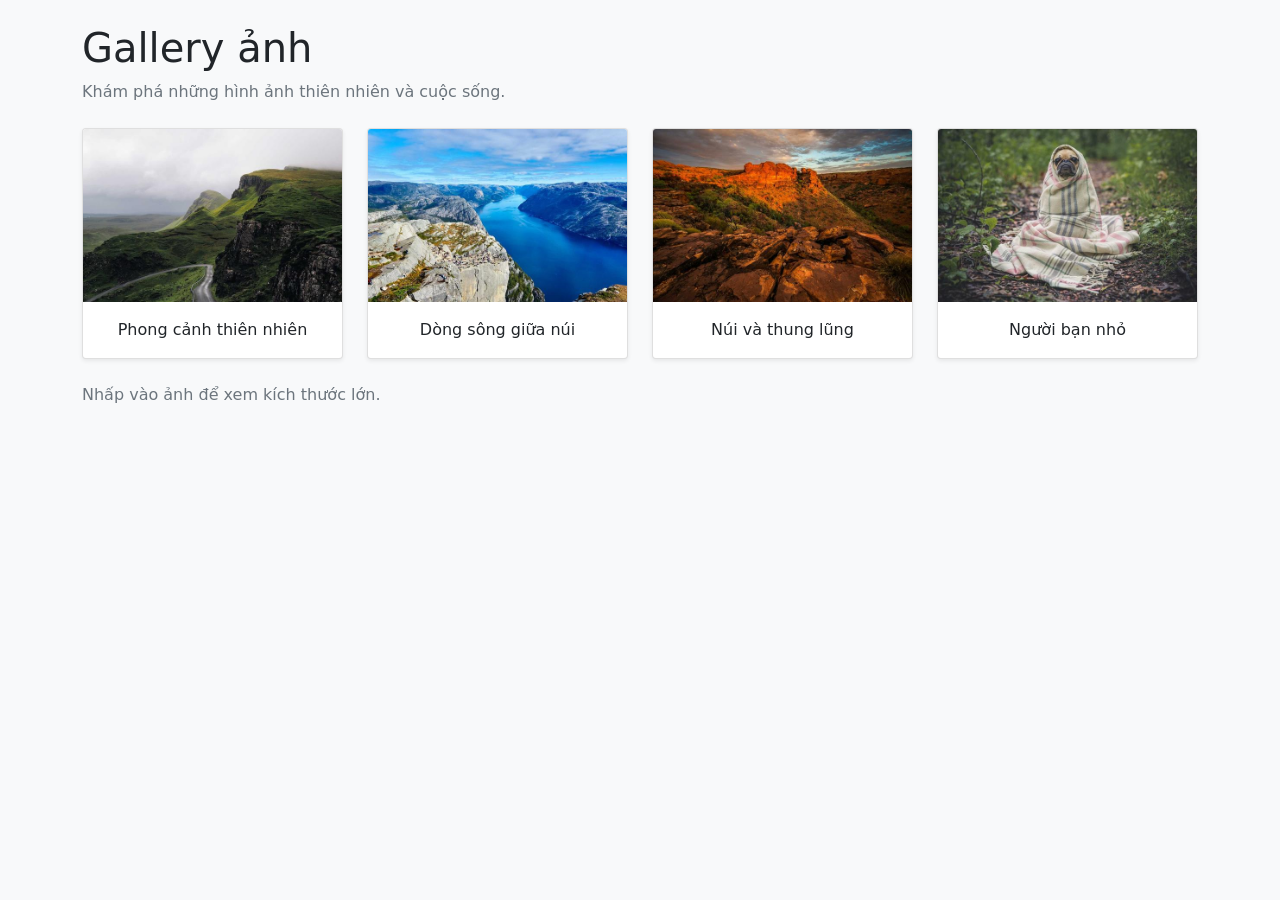
<file: bai_gallery_bootstrap/index.html>
<!DOCTYPE html>
<html lang="vi">
<head>
    <meta charset="UTF-8">
    <meta name="viewport" content="width=device-width, initial-scale=1">
    <title>Gallery ảnh Bootstrap</title>
    <link rel="stylesheet" href="bootstrap.min.css">
    <link rel="stylesheet" href="style.css">
</head>
<body class="bg-light">
    <main class="container py-4">
        <h1 class="mb-2">Gallery ảnh</h1>
        <p class="text-muted mb-4">Khám phá những hình ảnh thiên nhiên và cuộc sống.</p>
        <div class="row g-4">
            <div class="col-12 col-sm-6 col-lg-3">
                <figure class="card h-100 shadow-sm">
                    <a href="landscape.jpg" target="_blank" rel="noopener"><img src="landscape.jpg" class="card-img-top img-fluid" alt="Phong cảnh núi và thung lũng"></a>
                    <figcaption class="card-body text-center">Phong cảnh thiên nhiên</figcaption>
                </figure>
            </div>
            <div class="col-12 col-sm-6 col-lg-3">
                <figure class="card h-100 shadow-sm">
                    <a href="river.jpg" target="_blank" rel="noopener"><img src="river.jpg" class="card-img-top img-fluid" alt="Dòng sông uốn lượn giữa vùng núi"></a>
                    <figcaption class="card-body text-center">Dòng sông giữa núi</figcaption>
                </figure>
            </div>
            <div class="col-12 col-sm-6 col-lg-3">
                <figure class="card h-100 shadow-sm">
                    <a href="mountains.jpg" target="_blank" rel="noopener"><img src="mountains.jpg" class="card-img-top img-fluid" alt="Cảnh quan núi và thung lũng nhìn từ trên cao"></a>
                    <figcaption class="card-body text-center">Núi và thung lũng</figcaption>
                </figure>
            </div>
            <div class="col-12 col-sm-6 col-lg-3">
                <figure class="card h-100 shadow-sm">
                    <a href="dog.jpg" target="_blank" rel="noopener"><img src="dog.jpg" class="card-img-top img-fluid" alt="Chú chó được quấn trong chiếc chăn"></a>
                    <figcaption class="card-body text-center">Người bạn nhỏ</figcaption>
                </figure>
            </div>
        </div>
        <p class="mt-4 text-muted">Nhấp vào ảnh để xem kích thước lớn.</p>
    </main>
</body>
</html>
</file>
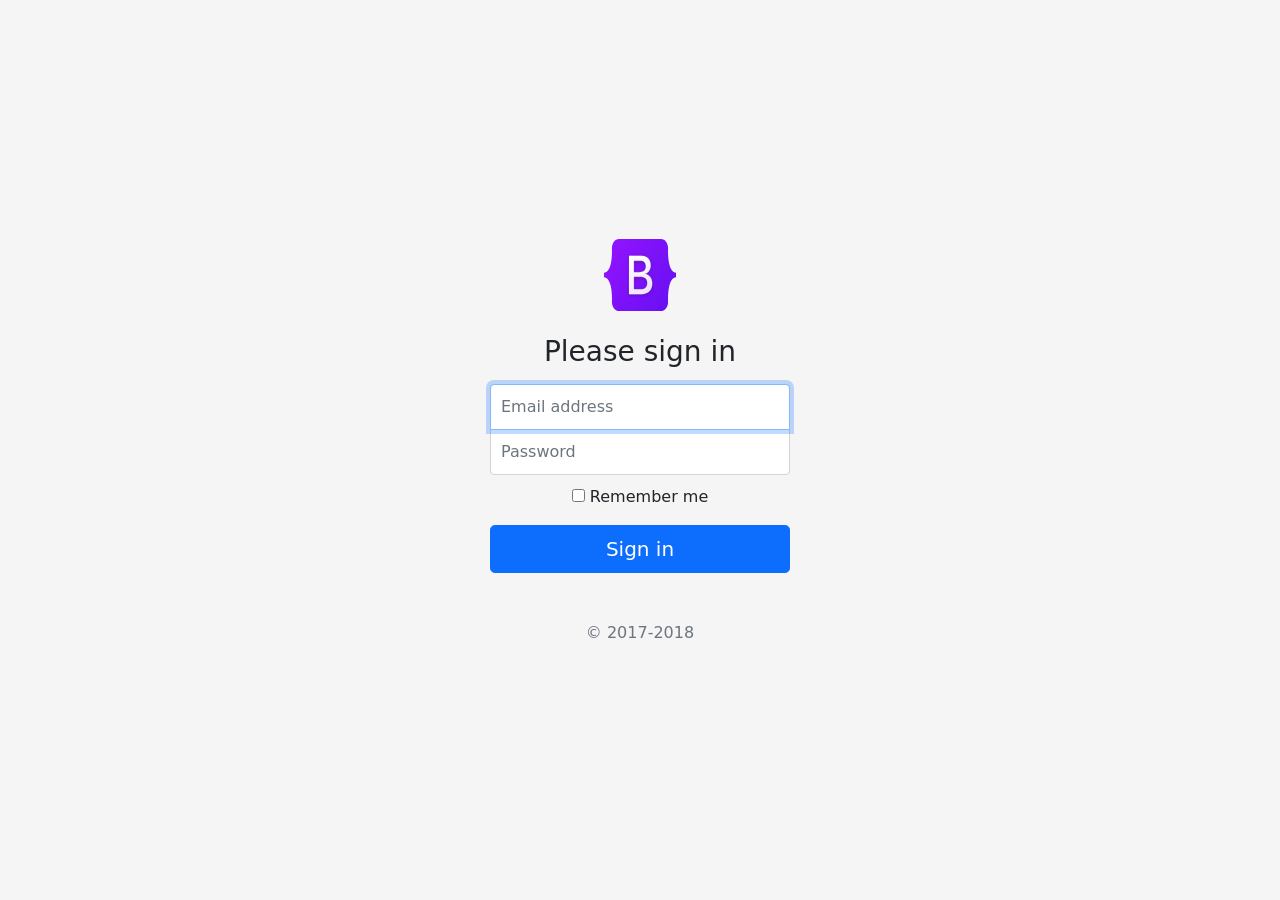
<file: bai_login_bootstrap/index.html>
<!doctype html>
<html lang="en">
<head>
    <meta charset="utf-8">
    <meta name="viewport" content="width=device-width, initial-scale=1">
    <title>Login</title>
    <link rel="stylesheet" href="bootstrap.min.css">
    <link rel="stylesheet" href="styles.css">
</head>
<body class="text-center">
    <form class="form-signin">
        <img class="mb-4" src="bootstrap.svg" alt="Bootstrap logo" width="72" height="72">
        <h1 class="h3 mb-3 fw-normal">Please sign in</h1>
        <label class="visually-hidden" for="inputEmail">Email address</label>
        <input type="email" id="inputEmail" class="form-control" placeholder="Email address" required autofocus autocomplete="username">
        <label class="visually-hidden" for="inputPassword">Password</label>
        <input type="password" id="inputPassword" class="form-control" placeholder="Password" required autocomplete="current-password">
        <div class="checkbox mb-3">
            <label><input type="checkbox" value="remember-me"> Remember me</label>
        </div>
        <button class="btn btn-lg btn-primary w-100" type="submit">Sign in</button>
        <p class="mt-5 mb-3 text-muted">&copy; 2017-2018</p>
        <p id="message" class="small text-muted" role="status" hidden></p>
    </form>
    <script>
        document.querySelector('form').addEventListener('submit', function (event) {
            event.preventDefault();
            const message = document.getElementById('message');
            message.hidden = false;
            message.textContent = 'Demo form only. No authentication server is connected.';
        });
    </script>
</body>
</html>
</file>
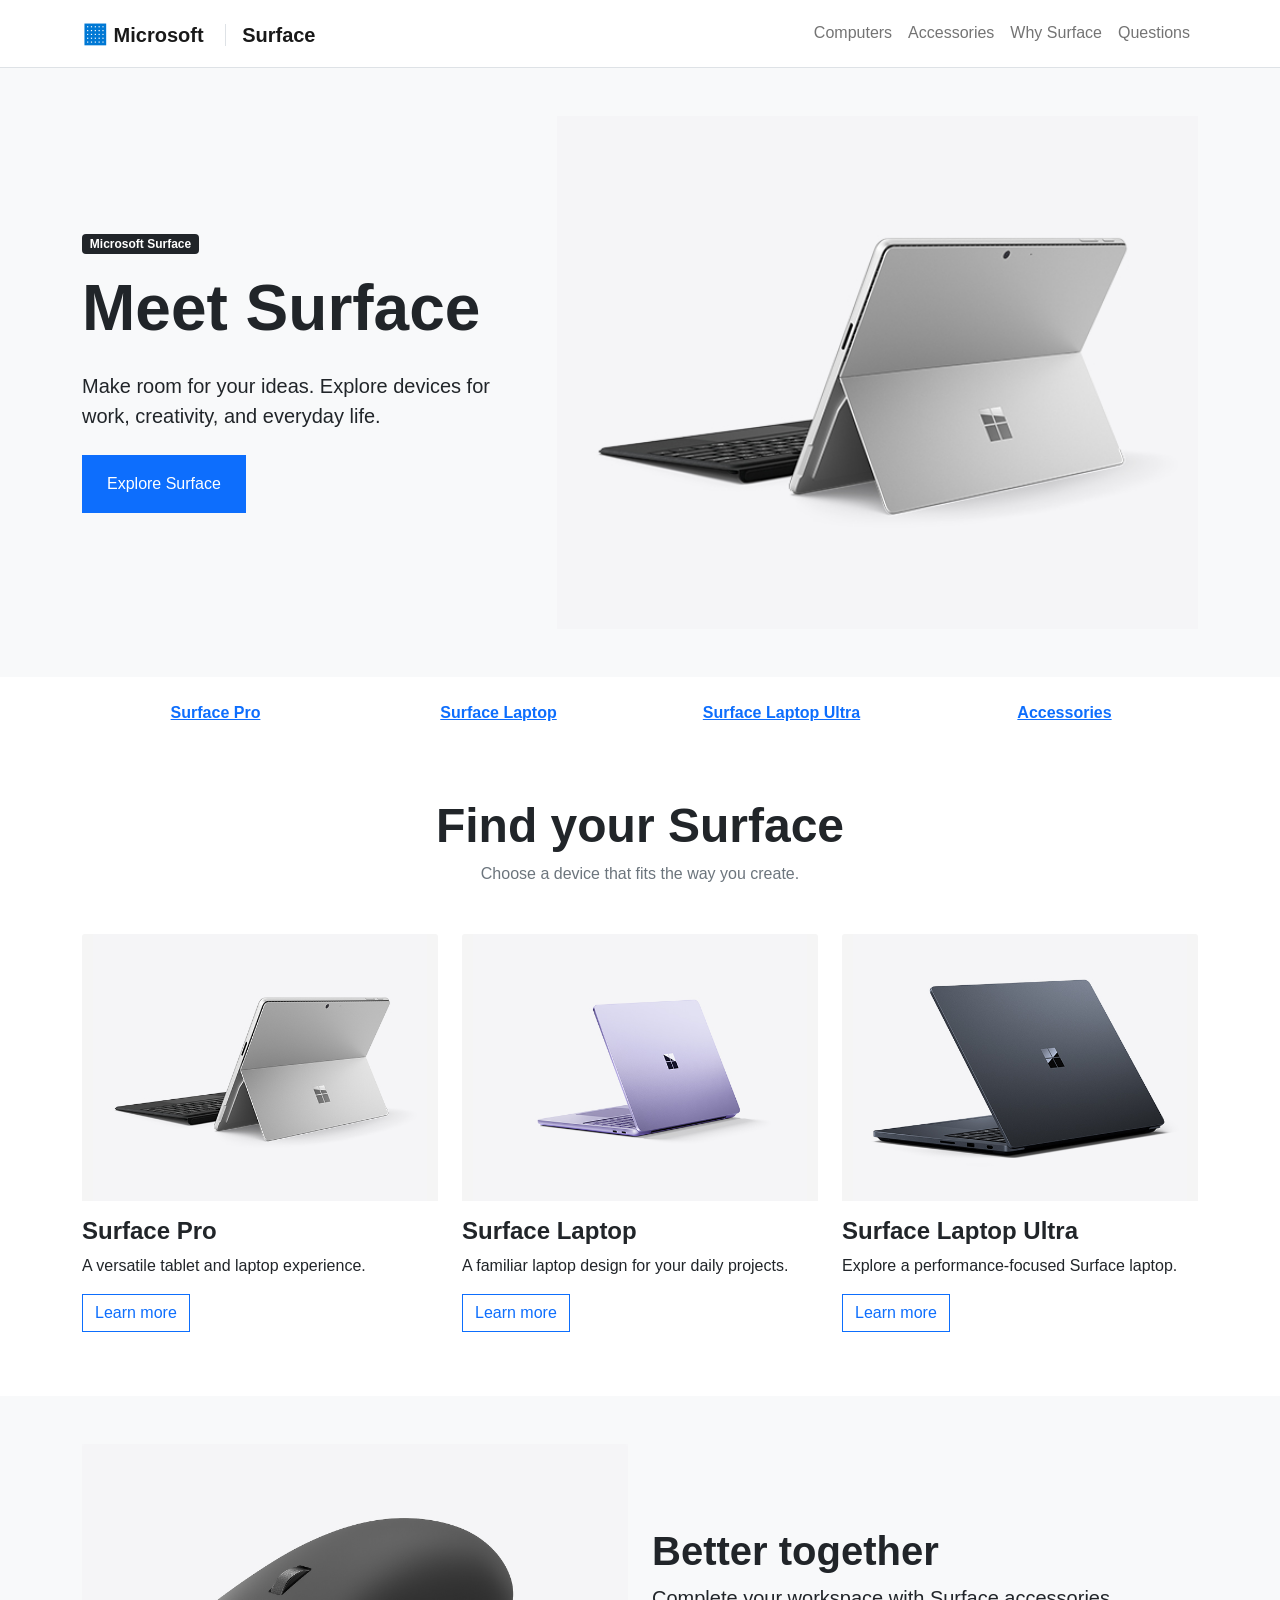
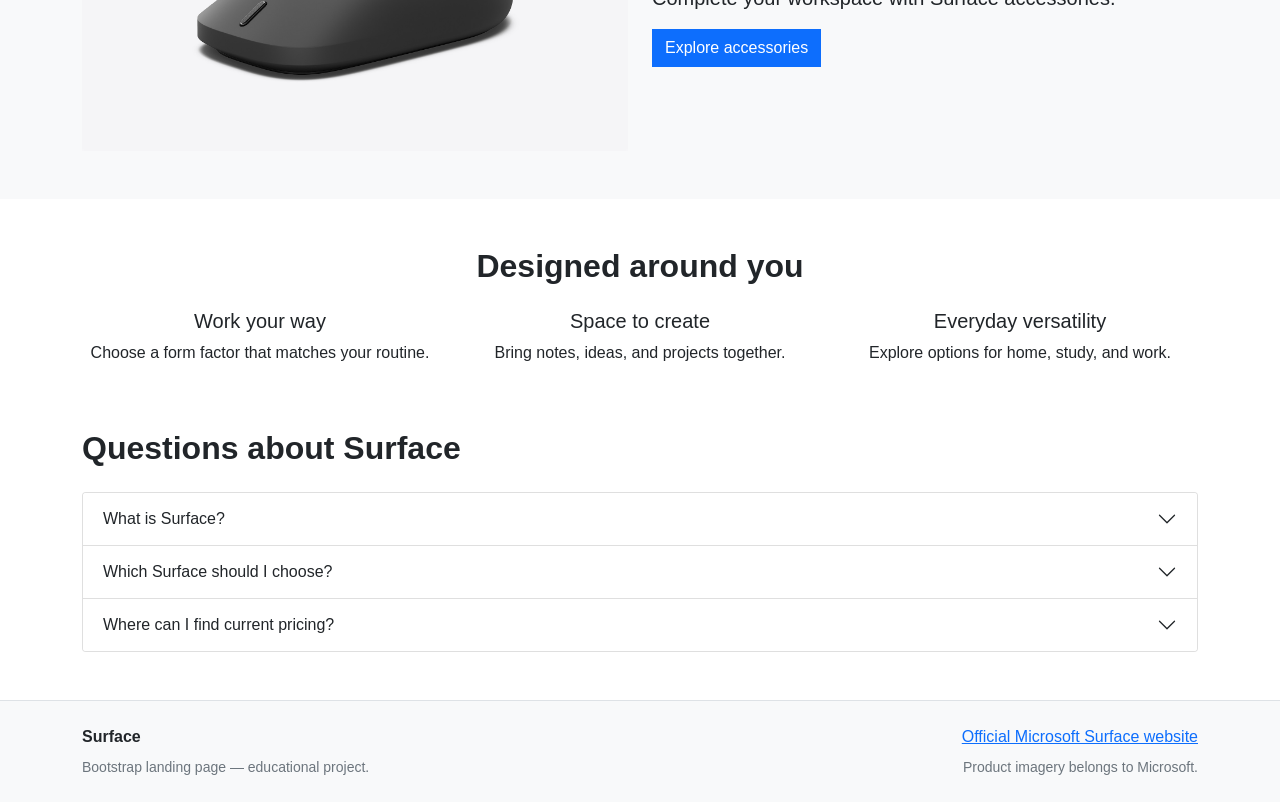
<file: landing_page_surface/index.html>
<!doctype html><html lang="en"><head><meta charset="utf-8"><meta name="viewport" content="width=device-width, initial-scale=1"><title>Surface — Landing Page</title><link rel="stylesheet" href="bootstrap.min.css"><link rel="stylesheet" href="style.css"></head><body>
<nav class="navbar navbar-expand-lg navbar-light bg-white border-bottom"><div class="container"><a class="navbar-brand fw-bold" href="#home"><span class="ms-mark" aria-hidden="true">▦</span> Microsoft <span class="border-start ps-3 ms-3">Surface</span></a><button class="navbar-toggler" type="button" data-bs-toggle="collapse" data-bs-target="#navigation" aria-controls="navigation" aria-expanded="false" aria-label="Toggle navigation"><span class="navbar-toggler-icon"></span></button><div class="collapse navbar-collapse" id="navigation"><ul class="navbar-nav ms-auto"><li class="nav-item"><a class="nav-link" href="#devices">Computers</a></li><li class="nav-item"><a class="nav-link" href="#accessories">Accessories</a></li><li class="nav-item"><a class="nav-link" href="#why">Why Surface</a></li><li class="nav-item"><a class="nav-link" href="#faq">Questions</a></li></ul></div></div></nav>
<main id="home"><section class="bg-light"><div class="container py-5"><div class="row align-items-center g-4"><div class="col-lg-5"><span class="badge bg-dark mb-3">Microsoft Surface</span><h1 class="display-3 fw-bold">Meet Surface</h1><p class="lead my-4">Make room for your ideas. Explore devices for work, creativity, and everyday life.</p><a class="btn btn-primary rounded-0 px-4 py-3" href="#devices">Explore Surface</a></div><div class="col-lg-7"><img class="img-fluid w-100" src="images/pro.jpg" alt="Surface Pro tablet with keyboard and kickstand"></div></div></div></section>
<section class="container py-4"><div class="row g-3 text-center"><div class="col-6 col-md-3"><a class="fw-bold" href="#pro">Surface Pro</a></div><div class="col-6 col-md-3"><a class="fw-bold" href="#laptop">Surface Laptop</a></div><div class="col-6 col-md-3"><a class="fw-bold" href="#ultra">Surface Laptop Ultra</a></div><div class="col-6 col-md-3"><a class="fw-bold" href="#accessories">Accessories</a></div></div></section>
<section id="devices" class="container py-5"><div class="text-center mb-5"><h2 class="display-5 fw-bold">Find your Surface</h2><p class="text-muted">Choose a device that fits the way you create.</p></div><div class="row g-4"><div class="col-12 col-md-4" id="pro"><article class="card border-0 h-100"><img src="images/pro.jpg" class="card-img-top product-image" alt="Surface Pro tablet and detachable keyboard"><div class="card-body px-0"><h3 class="h4 fw-bold">Surface Pro</h3><p>A versatile tablet and laptop experience.</p><a href="https://www.microsoft.com/en-us/surface/devices/surface-pro" class="btn btn-outline-primary rounded-0" target="_blank" rel="noopener">Learn more</a></div></article></div><div class="col-12 col-md-4" id="laptop"><article class="card border-0 h-100"><img src="images/laptop.jpg" class="card-img-top product-image" alt="Violet Surface Laptop"><div class="card-body px-0"><h3 class="h4 fw-bold">Surface Laptop</h3><p>A familiar laptop design for your daily projects.</p><a href="https://www.microsoft.com/en-us/surface/devices/surface-laptop" class="btn btn-outline-primary rounded-0" target="_blank" rel="noopener">Learn more</a></div></article></div><div class="col-12 col-md-4" id="ultra"><article class="card border-0 h-100"><img src="images/ultra.jpg" class="card-img-top product-image" alt="Black Surface laptop viewed at an angle"><div class="card-body px-0"><h3 class="h4 fw-bold">Surface Laptop Ultra</h3><p>Explore a performance-focused Surface laptop.</p><a href="https://www.microsoft.com/en-us/surface" class="btn btn-outline-primary rounded-0" target="_blank" rel="noopener">Learn more</a></div></article></div></div></section><section id="accessories" class="bg-light"><div class="container py-5"><div class="row align-items-center g-4"><div class="col-md-6"><img src="images/mouse.jpg" class="img-fluid w-100" alt="Black Surface Mouse" loading="lazy"></div><div class="col-md-6"><h2 class="display-6 fw-bold">Better together</h2><p class="lead">Complete your workspace with Surface accessories.</p><a class="btn btn-primary rounded-0" href="https://www.microsoft.com/en-us/surface/accessories" target="_blank" rel="noopener">Explore accessories</a></div></div></div></section>
<section id="why" class="container py-5"><h2 class="text-center fw-bold mb-4">Designed around you</h2><div class="row g-4 text-center"><div class="col-md-4"><h3 class="h5">Work your way</h3><p>Choose a form factor that matches your routine.</p></div><div class="col-md-4"><h3 class="h5">Space to create</h3><p>Bring notes, ideas, and projects together.</p></div><div class="col-md-4"><h3 class="h5">Everyday versatility</h3><p>Explore options for home, study, and work.</p></div></div></section>
<section id="faq" class="container pb-5"><h2 class="fw-bold mb-4">Questions about Surface</h2><div class="accordion" id="questions"><div class="accordion-item"><h3 class="accordion-header" id="question-0"><button class="accordion-button collapsed" type="button" data-bs-toggle="collapse" data-bs-target="#answer-0" aria-expanded="false" aria-controls="answer-0">What is Surface?</button></h3><div id="answer-0" class="accordion-collapse collapse" aria-labelledby="question-0" data-bs-parent="#questions"><div class="accordion-body">Surface is a family of Microsoft computers, tablets, and accessories.</div></div></div><div class="accordion-item"><h3 class="accordion-header" id="question-1"><button class="accordion-button collapsed" type="button" data-bs-toggle="collapse" data-bs-target="#answer-1" aria-expanded="false" aria-controls="answer-1">Which Surface should I choose?</button></h3><div id="answer-1" class="accordion-collapse collapse" aria-labelledby="question-1" data-bs-parent="#questions"><div class="accordion-body">Compare form factors and configurations on the official Microsoft website.</div></div></div><div class="accordion-item"><h3 class="accordion-header" id="question-2"><button class="accordion-button collapsed" type="button" data-bs-toggle="collapse" data-bs-target="#answer-2" aria-expanded="false" aria-controls="answer-2">Where can I find current pricing?</button></h3><div id="answer-2" class="accordion-collapse collapse" aria-labelledby="question-2" data-bs-parent="#questions"><div class="accordion-body">Visit Microsoft Store for current prices and availability.</div></div></div></div></section></main><footer class="bg-light border-top"><div class="container py-4"><div class="row g-3"><div class="col-md-6"><p class="fw-bold mb-2">Surface</p><p class="small text-muted mb-0">Bootstrap landing page — educational project.</p></div><div class="col-md-6 text-md-end"><a href="https://www.microsoft.com/en-us/surface" target="_blank" rel="noopener">Official Microsoft Surface website</a><p class="small text-muted mt-2 mb-0">Product imagery belongs to Microsoft.</p></div></div></div></footer><script src="bootstrap.bundle.min.js"></script></body></html>
</file>
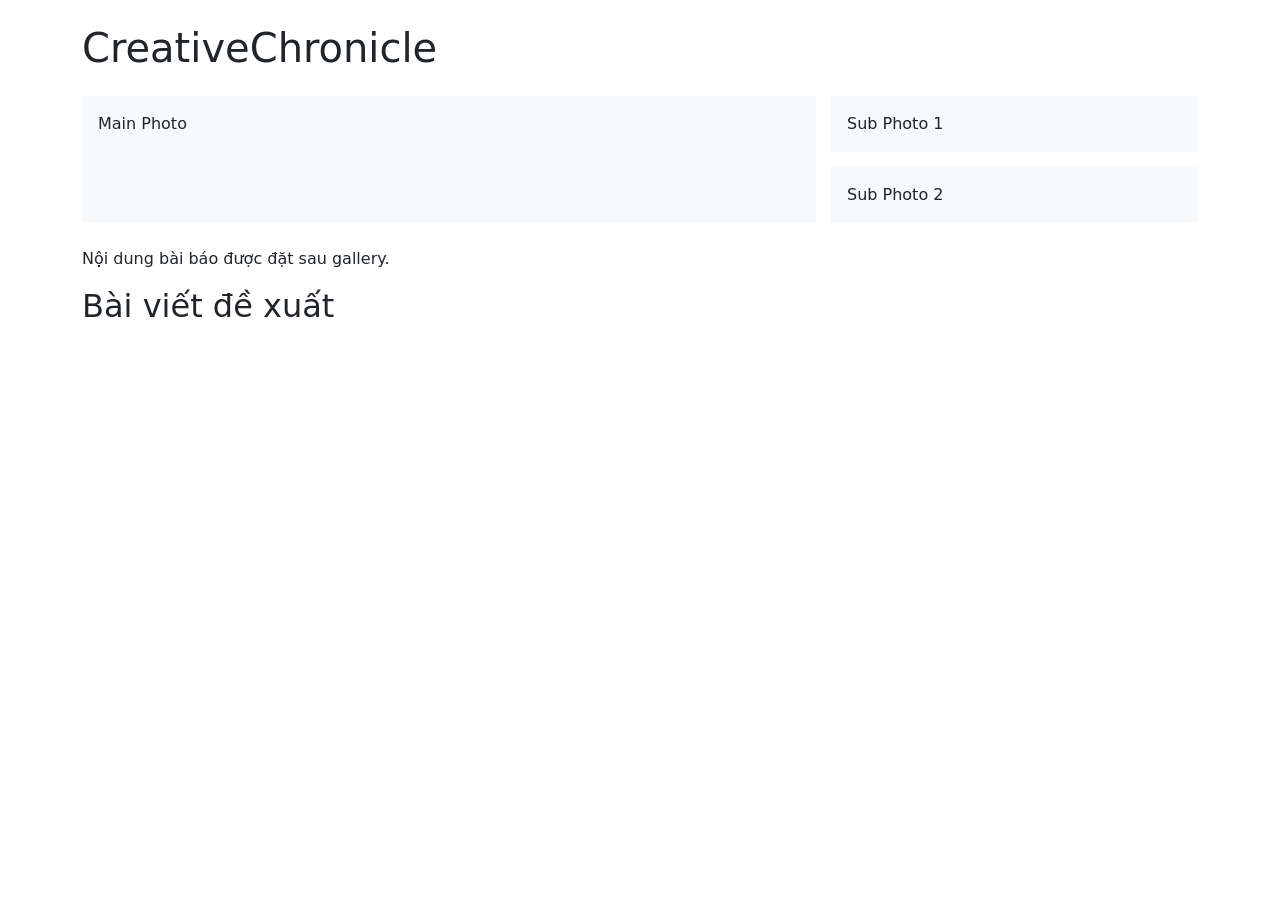
<file: CreativeChronicle_khung_thuc_hanh/creative_chronicle/magazine.html>
<!DOCTYPE html>
<html lang="vi">
<head>
    <meta charset="UTF-8">
    <meta name="viewport" content="width=device-width, initial-scale=1.0">
    <title>CreativeChronicle</title>
    <link rel="stylesheet" href="https://cdn.jsdelivr.net/npm/bootstrap@5.3.0/dist/css/bootstrap.min.css">
    <link rel="stylesheet" href="style.css">
</head>
<body>
    <main class="container py-4">
        <h1>CreativeChronicle</h1>
        <!-- Học viên thêm cụm avatar + details và các nút chia sẻ.
             Có thể dùng d-flex align-items-center justify-content-between
             flex-wrap gap-3 trên thanh tác giả. -->
        <div class="author-section"></div>

        <!-- Ví dụ component Grid độc lập; học viên thay bằng ảnh thật. -->
        <div class="mosaic-gallery my-4">
            <div class="photo-main bg-light p-3">Main Photo</div>
            <div class="photo-sub-1 bg-light p-3">Sub Photo 1</div>
            <div class="photo-sub-2 bg-light p-3">Sub Photo 2</div>
        </div>
        <p>Nội dung bài báo được đặt sau gallery.</p>
        <h2>Bài viết đề xuất</h2>
        <!-- Học viên thêm 4 phần tử col-12 col-md-6 col-lg-3,
             mỗi phần tử chứa Bootstrap card h-100 và card-body. -->
        <div class="row g-3"></div>
    </main>
</body>
</html>
</file>
<file: bai_login_bootstrap/styles.css>
html, body { height: 100%; }
body {
    display: flex;
    align-items: center;
    justify-content: center;
    padding-top: 40px;
    padding-bottom: 40px;
    background-color: #f5f5f5;
}
.form-signin { width: 100%; max-width: 330px; padding: 15px; margin: auto; }
.form-signin .checkbox { font-weight: 400; }
.form-signin .form-control {
    position: relative;
    box-sizing: border-box;
    height: auto;
    padding: 10px;
    font-size: 16px;
}
.form-signin .form-control:focus { z-index: 2; }
.form-signin input[type="email"] {
    margin-bottom: -1px;
    border-bottom-right-radius: 0;
    border-bottom-left-radius: 0;
}
.form-signin input[type="password"] {
    margin-bottom: 10px;
    border-top-left-radius: 0;
    border-top-right-radius: 0;
}
</file>
<file: landing_page_surface/style.css>
body { font-family: "Segoe UI", Arial, sans-serif; }
.ms-mark { color: #0078d4; font-size: 1.7rem; }
.product-image { width: 100%; aspect-ratio: 4 / 3; object-fit: contain; background: #f5f5f5; }
section, article[id] { scroll-margin-top: 1rem; }
</file>
<file: CreativeChronicle_khung_thuc_hanh/creative_chronicle/style.css>
/* Ví dụ Grid cho một component gallery, không dùng định vị tuyệt đối. */
.mosaic-gallery {
    display: grid;
    grid-template-columns: minmax(0, 2fr) minmax(0, 1fr);
    grid-template-areas: "main sub1" "main sub2";
    gap: 15px;
}
.photo-main { grid-area: main; }
.photo-sub-1 { grid-area: sub1; }
.photo-sub-2 { grid-area: sub2; }
.mosaic-gallery > div { min-width: 0; }
.mosaic-gallery img {
    display: block;
    width: 100%;
    height: 100%;
    object-fit: cover;
}
@media (max-width: 767.98px) {
    .mosaic-gallery {
        grid-template-columns: minmax(0, 1fr);
        grid-template-areas: "main" "sub1" "sub2";
    }
}
/* Học viên bổ sung kích thước khung ảnh linh hoạt bằng aspect-ratio,
   hoàn thiện thanh tác giả và kiểm tra nội dung dài. */
</file>
<file: bai_gallery_bootstrap/style.css>
/* Bootstrap đảm nhiệm toàn bộ việc chia cột responsive. */
.card-img-top { width: 100%; aspect-ratio: 3 / 2; object-fit: cover; }
figure { margin-bottom: 0; }
.card { transition: box-shadow 0.2s ease; }
.card:hover { box-shadow: 0 6px 18px rgba(0,0,0,0.15) !important; }
</file>
